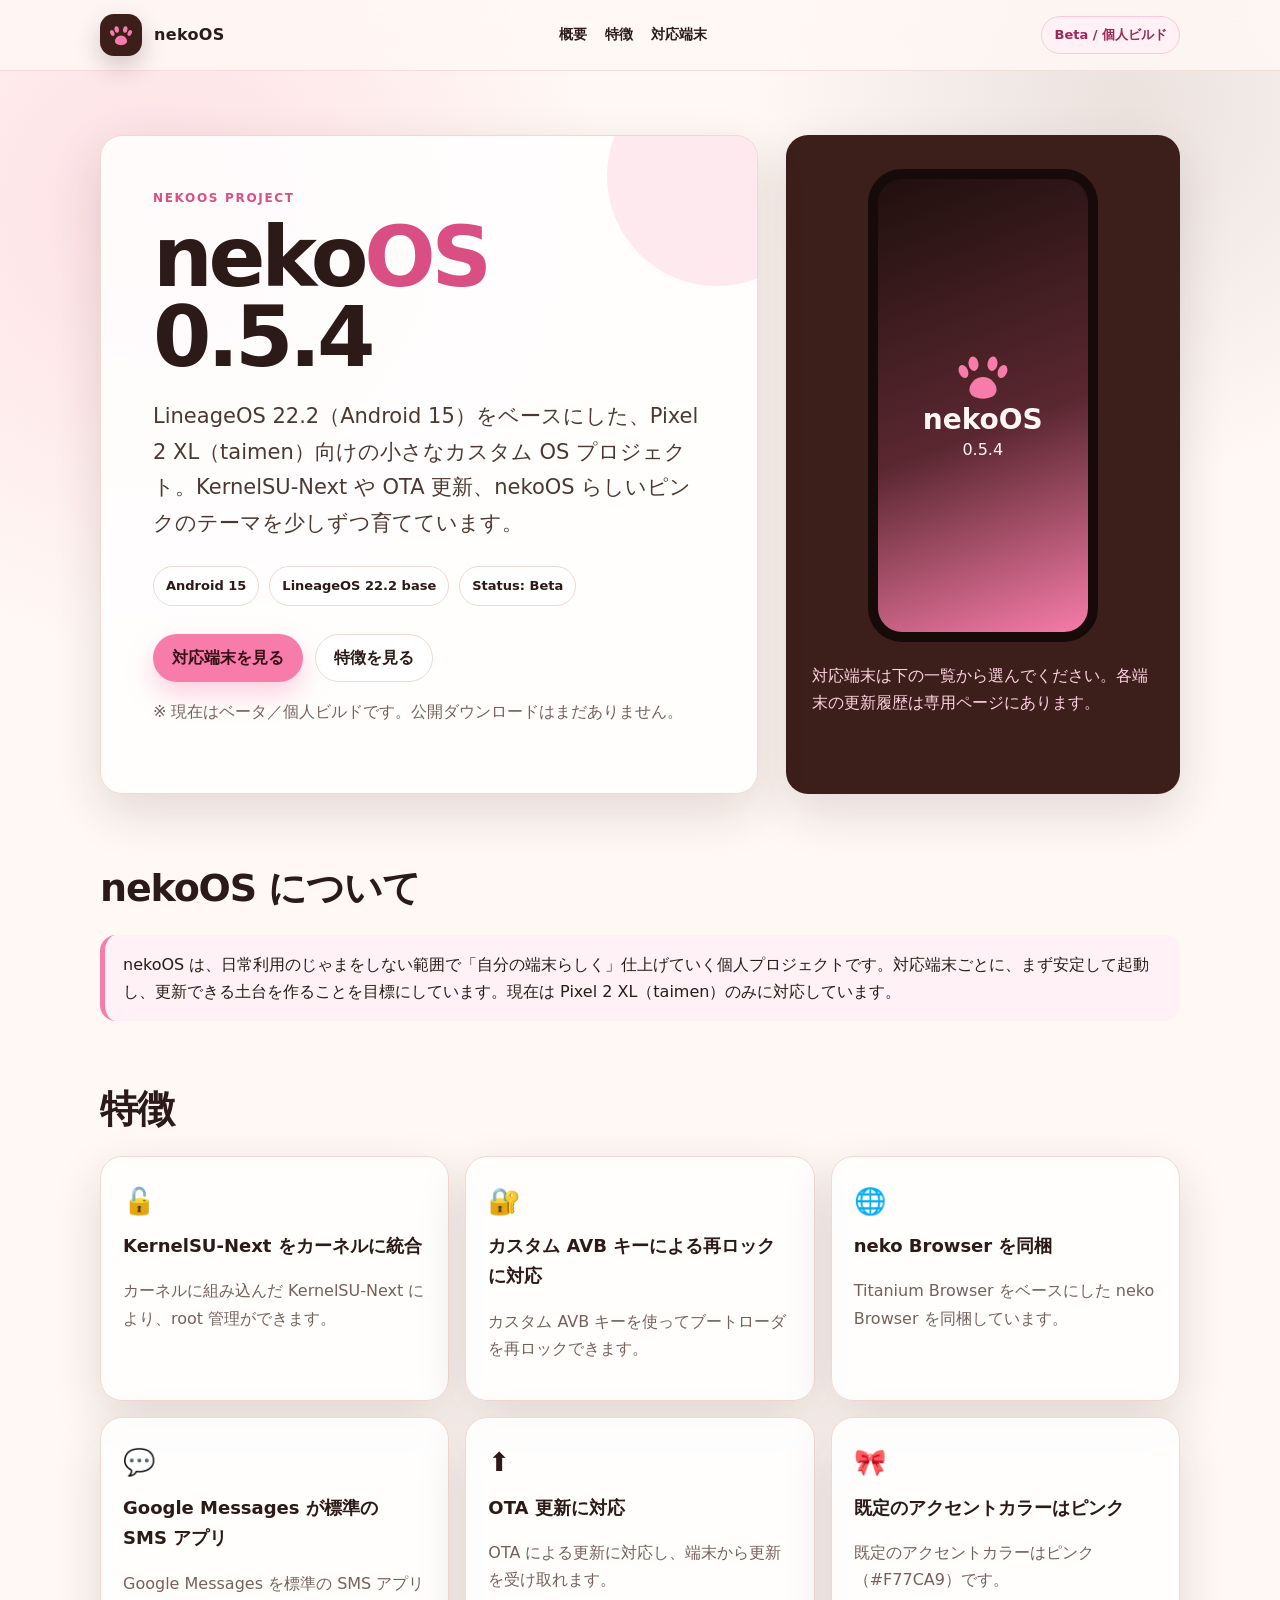
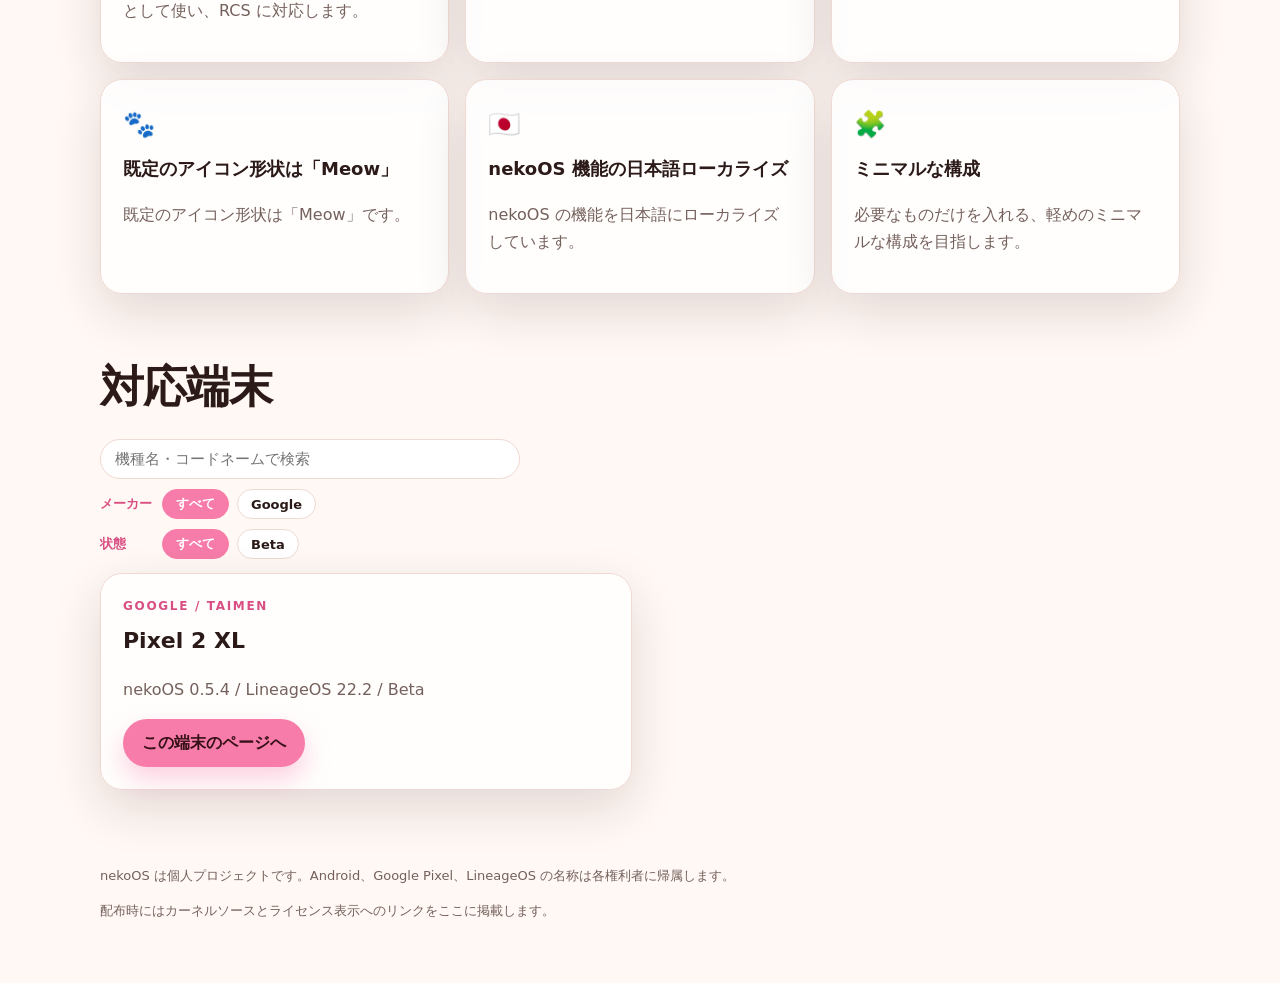
<file: html/index.html>
<!doctype html>
<html lang="ja">
<head>
  <meta charset="utf-8">
  <meta name="viewport" content="width=device-width, initial-scale=1">
  <title>nekoOS 0.5.4 — Pixel 2 XL 対応</title>
  <meta name="description" content="nekoOS 0.5.4 の紹介ページです。対応端末は Pixel 2 XL（taimen）のみです。">
  <link rel="icon" type="image/svg+xml" href="favicon.svg?v=20261126-1">
  <link rel="stylesheet" href="css/style.css?v=20261126-1">
</head>
<body>
  <header>
    <div class="wrap nav">
      <div class="brand"><span class="mark"><svg viewBox="0 0 64 64" aria-hidden="true"><g fill="currentColor"><ellipse cx="10.5" cy="27" rx="5" ry="7.5" transform="rotate(-24 10.5 27)"/><ellipse cx="21.5" cy="18.5" rx="5.5" ry="8" transform="rotate(-8 21.5 18.5)"/><ellipse cx="42.5" cy="18.5" rx="5.5" ry="8" transform="rotate(8 42.5 18.5)"/><ellipse cx="53.5" cy="27" rx="5" ry="7.5" transform="rotate(24 53.5 27)"/><path d="M32 33c8 0 15 7 15 14 0 7-7 10-15 10s-15-3-15-10c0-7 7-14 15-14z"/></g></svg></span><span>nekoOS</span></div>
      <nav class="nav-links" aria-label="ページ内リンク">
        <a href="#about">概要</a>
        <a href="#features">特徴</a>
        <a href="#devices">対応端末</a>
      </nav>
      <span class="sample-pill">Beta / 個人ビルド</span>
    </div>
  </header>

  <main class="wrap">
    <!-- ヒーロー: サイト全体の導入。文面は site.json の hero が正 -->
    <div class="hero">
      <div class="hero-grid">
        <article class="hero-card">
          <div class="eyebrow" id="s-eyebrow">nekoOS Project</div>
          <h1>neko<span class="os">OS</span> <span id="s-version">0.5.4</span></h1>
          <p class="lead" id="s-lead">LineageOS 22.2（Android 15）をベースにした、Pixel 2 XL（taimen）向けの小さなカスタム OS プロジェクト。KernelSU-Next や OTA 更新、nekoOS らしいピンクのテーマを少しずつ育てています。</p>
          <div class="badges" id="s-badges">
            <span class="badge">Android 15</span>
            <span class="badge">LineageOS 22.2 base</span>
            <span class="badge">Status: Beta</span>
          </div>
          <div class="actions">
            <a class="btn btn-primary" href="#devices">対応端末を見る</a>
            <a class="btn btn-ghost" href="#features">特徴を見る</a>
          </div>
          <p class="muted" id="s-note">※ 現在はベータ／個人ビルドです。公開ダウンロードはまだありません。</p>
        </article>

        <aside class="device-card" aria-label="nekoOS イメージ">
          <div class="phone">
            <div>
              <div class="paw"><svg viewBox="0 0 64 64" aria-hidden="true"><g fill="currentColor"><ellipse cx="10.5" cy="27" rx="5" ry="7.5" transform="rotate(-24 10.5 27)"/><ellipse cx="21.5" cy="18.5" rx="5.5" ry="8" transform="rotate(-8 21.5 18.5)"/><ellipse cx="42.5" cy="18.5" rx="5.5" ry="8" transform="rotate(8 42.5 18.5)"/><ellipse cx="53.5" cy="27" rx="5" ry="7.5" transform="rotate(24 53.5 27)"/><path d="M32 33c8 0 15 7 15 14 0 7-7 10-15 10s-15-3-15-10c0-7 7-14 15-14z"/></g></svg></div>
              <strong>nekoOS</strong>
              <span id="s-phone-version">0.5.4</span>
            </div>
          </div>
          <p class="muted" style="color:#ffd2e1; margin:0;">対応端末は下の一覧から選んでください。各端末の更新履歴は専用ページにあります。</p>
        </aside>
      </div>
    </div>

    <!-- について: OS 全体。文面は site.json の about が正 -->
    <section id="about">
      <h2 id="s-about-title">nekoOS について</h2>
      <div class="note" id="s-about">nekoOS は、日常利用のじゃまをしない範囲で「自分の端末らしく」仕上げていく個人プロジェクトです。対応端末ごとに、まず安定して起動し、更新できる土台を作ることを目標にしています。現在は Pixel 2 XL（taimen）のみに対応しています。</div>
    </section>

    <!-- 特徴: OS 全体。項目は site.json の features が正 -->
    <section id="features">
      <h2>特徴</h2>
      <div class="grid" id="s-features">
        <article class="card"><div class="icon">🔓</div><h3>KernelSU-Next をカーネルに統合</h3><p>カーネルに組み込んだ KernelSU-Next により、root 管理ができます。</p></article>
        <article class="card"><div class="icon">🔐</div><h3>カスタム AVB キーによる再ロックに対応</h3><p>カスタム AVB キーを使ってブートローダを再ロックできます。</p></article>
        <article class="card"><div class="icon">🌐</div><h3>neko Browser を同梱</h3><p>Titanium Browser をベースにした neko Browser を同梱しています。</p></article>
        <article class="card"><div class="icon">💬</div><h3>Google Messages が標準の SMS アプリ</h3><p>Google Messages を標準の SMS アプリとして使い、RCS に対応します。</p></article>
        <article class="card"><div class="icon">⬆️</div><h3>OTA 更新に対応</h3><p>OTA による更新に対応し、端末から更新を受け取れます。</p></article>
        <article class="card"><div class="icon">🎀</div><h3>既定のアクセントカラーはピンク</h3><p>既定のアクセントカラーはピンク（#F77CA9）です。</p></article>
        <article class="card"><div class="icon">🐾</div><h3>既定のアイコン形状は「Meow」</h3><p>既定のアイコン形状は「Meow」です。</p></article>
        <article class="card"><div class="icon">🇯🇵</div><h3>nekoOS 機能の日本語ローカライズ</h3><p>nekoOS の機能を日本語にローカライズしています。</p></article>
        <article class="card"><div class="icon">🧩</div><h3>ミニマルな構成</h3><p>必要なものだけを入れる、軽めのミニマルな構成を目指します。</p></article>
      </div>
    </section>

    <!-- 対応端末: 絞り込み付きカード一覧のみ。各カードから専用ページへ -->
    <section id="devices">
      <h2 class="devices-title">対応端末</h2>
      <div class="device-filters">
        <input class="device-search" id="device-search" type="search" placeholder="機種名・コードネームで検索" aria-label="端末を検索">
        <div class="filter-row"><span class="filter-label">メーカー</span><div class="filter-chips" id="maker-chips"></div></div>
        <div class="filter-row"><span class="filter-label">状態</span><div class="filter-chips" id="status-chips"></div></div>
      </div>
      <p class="device-empty" id="device-empty" hidden>条件に一致する端末がありません</p>
      <div class="device-list" id="device-list">
        <!-- 静的フォールバック: JS / device.json が読めないときもリンクだけは辿れる -->
        <article class="card device-list-card">
          <div class="eyebrow">Google / taimen</div>
          <h3>Pixel 2 XL</h3>
          <p>nekoOS 0.5.4 / LineageOS 22.2</p>
          <div class="actions"><a class="btn btn-primary" href="device.html?d=taimen">この端末のページへ</a></div>
        </article>
      </div>
    </section>
  </main>

  <footer>
    <div class="wrap">
      <p>nekoOS は個人プロジェクトです。Android、Google Pixel、LineageOS の名称は各権利者に帰属します。</p>
      <p>配布時にはカーネルソースとライセンス表示へのリンクをここに掲載します。</p>
    </div>
  </footer>
  <script src="js/script.js?v=20261126-1"></script>
</body>
</html>
</file>
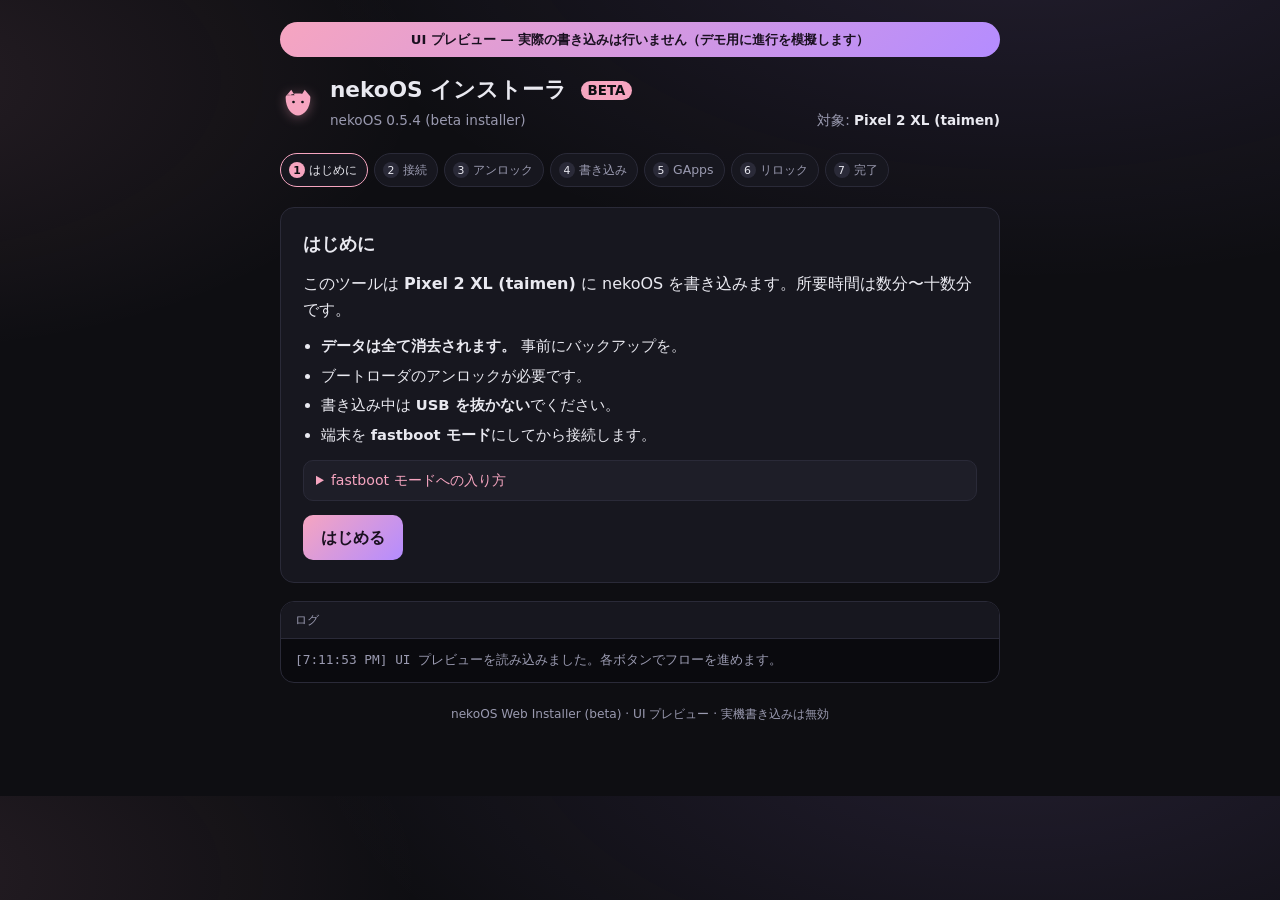
<file: html/update/index.html>
<!DOCTYPE html>
<html lang="ja">
<head>
<meta charset="UTF-8" />
<meta name="viewport" content="width=device-width, initial-scale=1.0" />
<title>nekoOS インストーラ（UI プレビュー）</title>
<style>
:root{--bg:#0e0e12;--panel:#17171f;--panel-2:#1e1e28;--line:#2a2a38;--text:#e9e9f0;--muted:#9a9ab0;--accent:#f6a5c0;--accent-2:#b48cff;--ok:#7ad19b;--warn:#f5c871;--err:#ff8a8a;--danger:#ff6b8a;--radius:14px}
*{box-sizing:border-box}
body{margin:0;background:radial-gradient(1200px 600px at 80% -10%,rgba(180,140,255,.12),transparent 60%),radial-gradient(1000px 500px at -10% 10%,rgba(246,165,192,.10),transparent 55%),var(--bg);color:var(--text);font-family:system-ui,-apple-system,"Segoe UI",Roboto,"Noto Sans JP",sans-serif;line-height:1.6;-webkit-font-smoothing:antialiased}
.shell{max-width:760px;margin:0 auto;padding:22px 20px 60px}
.hidden{display:none!important}.mono{font-family:ui-monospace,Menlo,Consolas,monospace;font-size:.86em}.muted{color:var(--muted)}
.previewbar{background:linear-gradient(135deg,var(--accent),var(--accent-2));color:#1a1020;text-align:center;font-weight:700;font-size:.82rem;padding:7px;border-radius:999px;margin-bottom:16px}
.top{display:flex;justify-content:space-between;align-items:flex-end;gap:16px;margin-bottom:22px}
.brand{display:flex;align-items:center;gap:14px}.cat{color:var(--accent);display:inline-flex;filter:drop-shadow(0 2px 6px rgba(246,165,192,.35))}
.top h1{font-size:1.35rem;margin:0}.beta{font-size:.62em;color:var(--bg);background:var(--accent);padding:2px 7px;border-radius:999px;vertical-align:middle;margin-left:6px;font-weight:700}
.sub{margin:2px 0 0;color:var(--muted);font-size:.85rem}.target{color:var(--muted);font-size:.85rem;margin:0}.target b{color:var(--text)}
.rail{list-style:none;display:flex;flex-wrap:wrap;gap:6px;padding:0;margin:0 0 20px;counter-reset:step}
.rail-item{counter-increment:step;color:var(--muted);font-size:.78rem;padding:6px 10px 6px 28px;position:relative;border-radius:999px;background:var(--panel);border:1px solid var(--line)}
.rail-item::before{content:counter(step);position:absolute;left:8px;top:50%;transform:translateY(-50%);width:16px;height:16px;border-radius:50%;background:var(--line);color:var(--text);font-size:.68rem;display:grid;place-items:center}
.rail-item.active{color:var(--text);border-color:var(--accent)}.rail-item.active::before{background:var(--accent);color:var(--bg);font-weight:700}
.rail-item.passed{color:var(--ok)}.rail-item.passed::before{background:var(--ok);color:var(--bg);content:"✓"}
.rail-item.skipped{color:var(--muted);border-style:dashed}.rail-item.skipped::before{content:"–";background:var(--line);color:var(--muted)}
.card{background:var(--panel);border:1px solid var(--line);border-radius:var(--radius);padding:22px;margin-bottom:18px}
.card h2{margin:0 0 12px;font-size:1.12rem}.card h3{margin:0 0 8px;font-size:.98rem}.card p{margin:0 0 12px}
.warnlist{margin:0 0 14px;padding-left:18px}.warnlist li{margin:6px 0;font-size:.92rem}.warn-text{color:var(--warn)}.ok-text{color:var(--ok)}
.note{background:var(--panel-2);border:1px solid var(--line);border-radius:10px;padding:8px 12px;font-size:.88rem;margin-bottom:12px}.note summary{cursor:pointer;color:var(--accent)}.note code{background:#000;padding:1px 6px;border-radius:6px}
.actions{display:flex;gap:10px;flex-wrap:wrap;margin-top:14px}
button{font:inherit;border-radius:10px;padding:10px 18px;border:1px solid var(--line);background:var(--panel-2);color:var(--text);cursor:pointer;transition:.15s}
button:hover{border-color:var(--accent)}button:disabled{opacity:.45;cursor:not-allowed}
button.primary{background:linear-gradient(135deg,var(--accent),var(--accent-2));color:#1a1020;border:none;font-weight:700}button.primary:hover{filter:brightness(1.06)}button.ghost{background:transparent}button.danger{background:var(--danger);color:#230;border:none;font-weight:700}
.filepick{margin:10px 0}#file-input{color:var(--muted);font-size:.9rem}#files-summary{font-size:.86rem;margin-bottom:8px}
.progress-wrap{margin:14px 0 4px}.progress-row{display:flex;justify-content:space-between;font-size:.82rem;margin-bottom:6px}
.progress{height:10px;background:var(--panel-2);border-radius:999px;overflow:hidden;border:1px solid var(--line)}.progress-bar{height:100%;width:0;background:linear-gradient(90deg,var(--accent),var(--accent-2));transition:width .2s}
.choice{display:grid;gap:10px;margin:6px 0 12px}
.opt{display:flex;gap:12px;align-items:flex-start;padding:12px 14px;border:1px solid var(--line);border-radius:12px;background:var(--panel-2);cursor:pointer}
.opt:hover{border-color:var(--accent)}.opt input{margin-top:4px;flex:none}.opt p{margin:4px 0 0;font-size:.86rem}.opt.disabled{opacity:.5;cursor:not-allowed}
.advtoggle{display:inline-flex;gap:8px;align-items:center;font-size:.86rem;color:var(--muted);margin-bottom:10px;cursor:pointer}
.note-inline{font-size:.86rem;margin-bottom:8px}
.postbox{background:var(--panel-2);border:1px solid var(--line);border-radius:12px;padding:14px 16px;margin:6px 0 4px}
.logpanel{background:#0a0a0e;border:1px solid var(--line);border-radius:var(--radius);overflow:hidden}
.logpanel-head{font-size:.78rem;color:var(--muted);padding:8px 14px;border-bottom:1px solid var(--line);background:var(--panel)}
.log{max-height:200px;overflow:auto;padding:10px 14px;font-family:ui-monospace,Menlo,Consolas,monospace;font-size:.8rem}
.log-line{white-space:pre-wrap;word-break:break-word;color:var(--muted);padding:1px 0}.log-line.ok{color:var(--ok)}.log-line.warn{color:var(--warn)}.log-line.error{color:var(--err)}
.device-info{margin-top:6px}.foot{text-align:center;color:var(--muted);font-size:.76rem;margin-top:22px}
@media(max-width:560px){.top{flex-direction:column;align-items:flex-start;gap:6px}.rail-item{font-size:.72rem}}
</style>
</head>
<body>
<main class="shell">
  <div class="previewbar">UI プレビュー — 実際の書き込みは行いません（デモ用に進行を模擬します）</div>

  <header class="top">
    <div class="brand">
      <span class="cat" aria-hidden="true"><svg viewBox="0 0 64 64" width="36" height="36"><path d="M12 20 L20 10 L26 20 M52 20 L44 10 L38 20 M10 24 C10 44 22 56 32 56 C42 56 54 44 54 24 C54 20 50 18 46 20 C42 16 22 16 18 20 C14 18 10 20 10 24 Z" fill="currentColor"/><circle cx="24" cy="32" r="2.4" fill="#0e0e12"/><circle cx="40" cy="32" r="2.4" fill="#0e0e12"/></svg></span>
      <div><h1>nekoOS インストーラ <span class="beta">BETA</span></h1><p class="sub">nekoOS 0.5.4 (beta installer)</p></div>
    </div>
    <p class="target">対象: <b>Pixel 2 XL (taimen)</b></p>
  </header>

  <ol class="rail">
    <li class="rail-item">はじめに</li><li class="rail-item">接続</li><li class="rail-item">アンロック</li>
    <li class="rail-item">書き込み</li><li class="rail-item">GApps</li><li class="rail-item">リロック</li><li class="rail-item">完了</li>
  </ol>

  <section id="step-intro" class="card">
    <h2>はじめに</h2>
    <p>このツールは <b>Pixel 2 XL (taimen)</b> に nekoOS を書き込みます。所要時間は数分〜十数分です。</p>
    <ul class="warnlist"><li><b>データは全て消去されます。</b> 事前にバックアップを。</li><li>ブートローダのアンロックが必要です。</li><li>書き込み中は <b>USB を抜かない</b>でください。</li><li>端末を <b>fastboot モード</b>にしてから接続します。</li></ul>
    <details class="note"><summary>fastboot モードへの入り方</summary><p>電源を切り、<b>電源 + 音量下</b>を同時長押し。または <code>adb reboot bootloader</code>。</p></details>
    <div class="actions"><button id="btn-start" class="primary">はじめる</button></div>
  </section>

  <section id="step-connect" class="card hidden">
    <h2>接続</h2>
    <p>端末を fastboot モードにして USB 接続し、下のボタンで端末を選択してください。</p>
    <div id="device-info" class="mono muted device-info"></div>
    <div class="actions"><button id="btn-connect" class="primary">端末に接続</button></div>
  </section>

  <section id="step-unlock" class="card hidden">
    <h2>ブートローダのアンロック</h2>
    <p class="warn-text">この端末はロックされています。アンロックすると <b>データが全消去</b>されます。</p>
    <ul class="warnlist"><li>先に開発者向けオプションで <b>「OEM ロック解除」を ON</b>。</li><li>端末画面は既定 <b>「Do not unlock」</b>。<b>音量キー</b>で移動し <b>電源キー</b>で確定。</li></ul>
    <div class="actions"><button id="btn-unlock" class="primary">アンロックを実行</button><button id="btn-unlock-skip" class="ghost">既にアンロック済み（スキップ）</button></div>
  </section>

  <section id="step-flash" class="card hidden">
    <h2>イメージの書き込み</h2>
    <p>nekoOS のイメージ（<span class="mono">boot / dtbo / vendor / vbmeta / system</span>）を選択してください。</p>
    <div class="filepick"><input id="file-input" type="file" multiple accept=".img" disabled /></div>
    <div id="files-summary" class="muted">プレビューでは選択不要です。「書き込みを開始」で進行を模擬します。</div>
    <div class="progress-wrap"><div class="progress-row"><span id="flash-step" class="mono"></span><span id="progress-label" class="muted"></span></div><div class="progress"><div id="progress-bar" class="progress-bar"></div></div></div>
    <div class="actions"><button id="btn-flash" class="primary">書き込みを開始</button></div>
  </section>

  <section id="step-gapps" class="card hidden">
    <h2>Google サービスの入れ方</h2>
    <p>nekoOS は GApps を同梱していません。入れ方を選んでください。<b>この選択でリロックの可否が変わります。</b></p>
    <div class="choice">
      <label class="opt"><input type="radio" name="gapps" value="A" checked />
        <div><b>A. 後で root（KernelSU-Next）で入れる（推奨）</b><p class="muted">起動後に KernelSU-Next マネージャから systemless の GApps モジュールを導入。/system を触らないので <b class="ok-text">リロック可能</b>。GApps は2回目の起動から有効。</p></div></label>
      <label class="opt disabled" id="opt-b"><input type="radio" name="gapps" value="B" disabled />
        <div><b>B. 自分で sideload する（上級）</b><p class="muted">recovery で GApps を自分で sideload。<b class="warn-text">この経路ではリロックできません（アンロックのまま）。</b></p></div></label>
    </div>
    <label class="advtoggle"><input type="checkbox" id="adv-enable" /> 上級者向けオプション（B）を有効にする</label>
    <div id="relock-note" class="note-inline"></div>
    <div class="actions"><button id="btn-gapps-next" class="primary">次へ</button></div>
  </section>

  <section id="step-relock" class="card hidden">
    <h2>ブートローダのリロック（任意）</h2>
    <p>盗難耐性のためブートローダをリロックできます（nekoOS のカスタム AVB 鍵を登録）。</p>
    <ul class="warnlist"><li><b>リロック後、初回起動で真っ先に「OEM ロック解除」を ON に戻す。</b></li><li>ロック中は「OEM ロック解除」を OFF にしない。</li></ul>
    <div class="actions"><button id="btn-relock-yes" class="danger">リロックする</button><button id="btn-relock-skip" class="ghost">リロックしない（アンロックのまま）</button></div>
  </section>

  <section id="step-done" class="card hidden">
    <h2>完了</h2>
    <p class="ok-text">書き込みが完了しました。端末を再起動して初期設定を行ってください。</p>
    <div id="gapps-guide-a" class="postbox">
      <h3>次に：GApps（root 経路）</h3>
      <p>初回起動後、<b>KernelSU-Next マネージャから systemless の GApps モジュール</b>を導入すると Play が使えます。</p>
    </div>
    <div id="gapps-guide-b" class="postbox hidden">
      <h3>次に：GApps（sideload 経路）</h3>
      <p class="warn-text">この経路ではリロックしていません（アンロックのまま）。</p>
      <p>端末を recovery に入れ、<b>用意した GApps を自分で sideload</b> してください。user ビルドの recovery は署名検証が厳格なため、適合パッケージ／改修が必要です。</p>
    </div>
    <div class="actions"><button id="btn-reboot" class="primary">端末を再起動</button><button id="btn-restart" class="ghost">最初から見る</button></div>
  </section>

  <section class="logpanel"><div class="logpanel-head">ログ</div><div id="log" class="log"></div></section>
  <footer class="foot"><p>nekoOS Web Installer (beta) · UI プレビュー · 実機書き込みは無効</p></footer>
</main>

<script>
const $=(id)=>document.getElementById(id);
const show=(id)=>$(id)?.classList.remove("hidden");
const hide=(id)=>$(id)?.classList.add("hidden");
const setText=(id,t)=>{const e=$(id);if(e)e.textContent=t};
const sleep=(ms)=>new Promise(r=>setTimeout(r,ms));
const skipped=new Set();
let gappsChoice="A";
function log(m,k=""){const el=$("log");const l=document.createElement("div");l.className="log-line "+k;l.textContent=`[${new Date().toLocaleTimeString()}] ${m}`;el.appendChild(l);el.scrollTop=el.scrollHeight;}
function setProgress(f,label){const b=$("progress-bar");if(b)b.style.width=`${Math.round((f||0)*100)}%`;if(label!==undefined)setText("progress-label",label);}
const STEPS=["intro","connect","unlock","flash","gapps","relock","done"];
function goStep(name){for(const s of STEPS)hide(`step-${s}`);show(`step-${name}`);const idx=STEPS.indexOf(name);
  document.querySelectorAll(".rail-item").forEach((el,i)=>{el.classList.toggle("active",i===idx);el.classList.toggle("passed",i<idx&&!skipped.has(i));el.classList.toggle("skipped",skipped.has(i));});}

function updateRelockNote(){const b=document.querySelector('input[name="gapps"]:checked')?.value||"A";const n=$("relock-note");
  if(b==="A"){n.textContent="A: /system を触らないため、この後リロックできます。";n.className="note-inline ok-text";}
  else{n.textContent="⚠ B を選ぶとリロックはできません（アンロックのままになります）。";n.className="note-inline warn-text";}}
function onAdv(on){const bR=document.querySelector('input[name="gapps"][value="B"]');$("opt-b").classList.toggle("disabled",!on);if(bR)bR.disabled=!on;if(!on){document.querySelector('input[name="gapps"][value="A"]').checked=true;updateRelockNote();}}
function showDone(branch){if(branch==="B"){hide("gapps-guide-a");show("gapps-guide-b");}else{show("gapps-guide-a");hide("gapps-guide-b");}goStep("done");}

$("btn-start").onclick=()=>goStep("connect");
$("btn-connect").onclick=async()=>{log("デバイス選択を要求中…（プレビュー）");await sleep(450);log("USB 接続成立。","ok");setText("device-info","product: taimen  /  unlocked: no  /  slot: a");await sleep(350);log("Pixel 2 XL (taimen) を確認。ロック中 → アンロックへ。");goStep("unlock");};
$("btn-unlock").onclick=async()=>{log("flashing unlock を送信（端末画面で確認）。","warn");await sleep(600);log("アンロック送信（プレビュー）。","ok");goStep("flash");};
$("btn-unlock-skip").onclick=()=>goStep("flash");
const PARTS=[["boot","41.9 MB"],["dtbo","8.4 MB"],["vendor","524 MB"],["vbmeta","4.0 KB"],["system","2.50 GB"]];
$("btn-flash").onclick=async()=>{$("btn-flash").disabled=true;log("書き込みを開始します。USB を抜かないでください。","warn");
  for(let i=0;i<PARTS.length;i++){const[p,sz]=PARTS[i];setText("flash-step",`(${i+1}/${PARTS.length}) ${p}`);log(`flash ${p} (${sz}) …`);for(let f=0;f<=10;f++){setProgress(f/10,`${p} を書き込み中… ${f*10}%`);await sleep(55);}log(`flash ${p} 完了`,"ok");}
  setProgress(1,"完了");log("全パーティションの書き込みが完了しました。","ok");goStep("gapps");};
document.querySelectorAll('input[name="gapps"]').forEach(r=>r.addEventListener("change",updateRelockNote));
$("adv-enable").addEventListener("change",e=>onAdv(e.target.checked));
$("btn-gapps-next").onclick=()=>{gappsChoice=document.querySelector('input[name="gapps"]:checked')?.value||"A";
  if(gappsChoice==="B"){log("GApps 方式: B（sideload）。この経路ではリロックしません。","warn");skipped.add(STEPS.indexOf("relock"));showDone("B");}
  else{log("GApps 方式: A（root / KernelSU-Next モジュール）。");skipped.delete(STEPS.indexOf("relock"));goStep("relock");}};
$("btn-relock-yes").onclick=async()=>{log("カスタム AVB 鍵を登録しています…","warn");await sleep(350);log("get_unlock_ability: 1（端末画面で目視確認）","warn");await sleep(350);log("flashing lock …","warn");await sleep(450);log("リロック送信（プレビュー）。","ok");showDone("A");};
$("btn-relock-skip").onclick=()=>showDone("A");
$("btn-reboot").onclick=()=>log("再起動します…（プレビュー）");
$("btn-restart").onclick=()=>{$("log").innerHTML="";setProgress(0,"");$("btn-flash").disabled=false;skipped.clear();$("adv-enable").checked=false;onAdv(false);goStep("intro");};

onAdv(false);updateRelockNote();goStep("intro");log("UI プレビューを読み込みました。各ボタンでフローを進めます。");
</script>
</body>
</html>
</file>
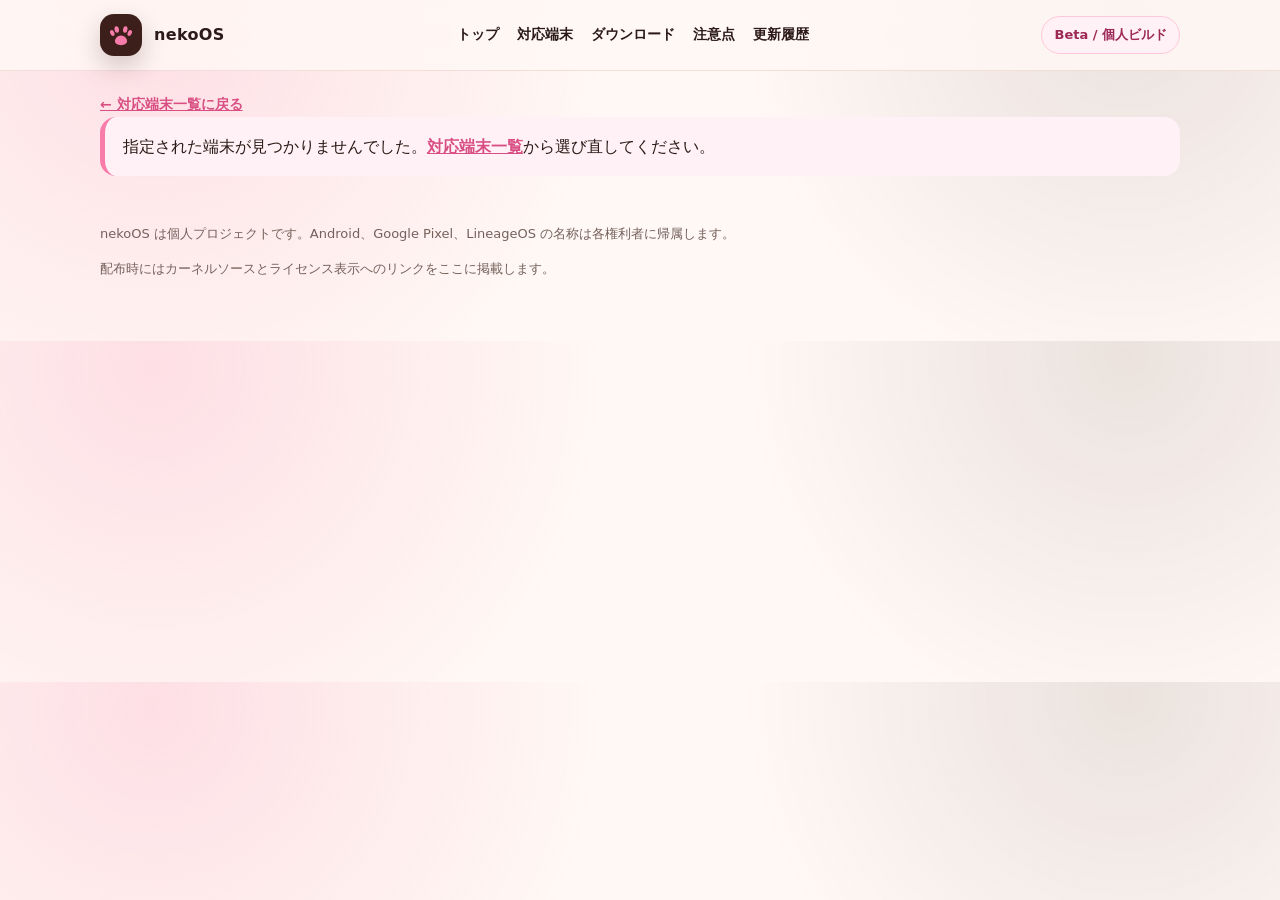
<file: html/device.html>
<!doctype html>
<html lang="ja">
<head>
  <meta charset="utf-8">
  <meta name="viewport" content="width=device-width, initial-scale=1">
  <title>nekoOS — 端末ページ</title>
  <meta name="description" content="nekoOS の端末専用ページです。">
  <link rel="icon" type="image/svg+xml" href="favicon.svg?v=20261126-1">
  <link rel="stylesheet" href="css/style.css?v=20261126-1">
</head>
<body>
  <header>
    <div class="wrap nav">
      <div class="brand"><span class="mark"><svg viewBox="0 0 64 64" aria-hidden="true"><g fill="currentColor"><ellipse cx="10.5" cy="27" rx="5" ry="7.5" transform="rotate(-24 10.5 27)"/><ellipse cx="21.5" cy="18.5" rx="5.5" ry="8" transform="rotate(-8 21.5 18.5)"/><ellipse cx="42.5" cy="18.5" rx="5.5" ry="8" transform="rotate(8 42.5 18.5)"/><ellipse cx="53.5" cy="27" rx="5" ry="7.5" transform="rotate(24 53.5 27)"/><path d="M32 33c8 0 15 7 15 14 0 7-7 10-15 10s-15-3-15-10c0-7 7-14 15-14z"/></g></svg></span><span>nekoOS</span></div>
      <nav class="nav-links" aria-label="ページ内リンク">
        <a href="index.html">トップ</a>
        <a href="index.html#devices">対応端末</a>
        <a href="#download">ダウンロード</a>
        <a href="#notes">注意点</a>
        <a href="#changelog">更新履歴</a>
      </nav>
      <span class="sample-pill">Beta / 個人ビルド</span>
    </div>
  </header>

  <main class="wrap">
    <p class="back-link"><a href="index.html#devices">← 対応端末一覧に戻る</a></p>

    <!-- 端末が見つからない / 指定なしのときだけ出す -->
    <div class="note" id="d-notfound" hidden>
      指定された端末が見つかりませんでした。<a href="index.html#devices">対応端末一覧</a>から選び直してください。
    </div>

    <div id="d-main">
      <div class="hero" style="padding-top:24px;">
        <div class="hero-grid">
          <article class="hero-card">
            <div class="eyebrow" id="d-eyebrow">Pixel 2 XL / taimen</div>
            <h1>neko<span class="os">OS</span> <span id="d-version">0.5.4</span></h1>
            <p class="lead" id="d-lead">LineageOS 22.2（Android 15）をベースにした、Pixel 2 XL 向けの小さなカスタム OS プロジェクト。KernelSU-Next や OTA 更新、nekoOS らしいピンクのテーマを少しずつ育てています。</p>
            <div class="badges" id="d-badges">
              <span class="badge">Android 15</span>
              <span class="badge">LineageOS 22.2 base</span>
              <span class="badge">Device: taimen</span>
              <span class="badge">Status: Beta</span>
            </div>
            <div class="actions">
              <a class="btn btn-primary" href="#download">ビルド情報を見る</a>
              <a class="btn btn-ghost" href="#notes">導入前の注意</a>
              <a class="btn btn-ghost" href="#" id="d-installer" hidden>Webインストーラ（UIプレビュー）</a>
            </div>
            <p class="muted">※ 現在はベータ／個人ビルドです。公開ダウンロードはまだありません。</p>
          </article>

          <aside class="device-card" aria-label="端末イメージ">
            <div class="phone">
              <div>
                <div class="paw"><svg viewBox="0 0 64 64" aria-hidden="true"><g fill="currentColor"><ellipse cx="10.5" cy="27" rx="5" ry="7.5" transform="rotate(-24 10.5 27)"/><ellipse cx="21.5" cy="18.5" rx="5.5" ry="8" transform="rotate(-8 21.5 18.5)"/><ellipse cx="42.5" cy="18.5" rx="5.5" ry="8" transform="rotate(8 42.5 18.5)"/><ellipse cx="53.5" cy="27" rx="5" ry="7.5" transform="rotate(24 53.5 27)"/><path d="M32 33c8 0 15 7 15 14 0 7-7 10-15 10s-15-3-15-10c0-7 7-14 15-14z"/></g></svg></div>
                <strong>nekoOS</strong>
                <span id="d-phone-version">0.5.4</span>
              </div>
            </div>
            <div class="spec">
              <div><span>対象機種</span><strong id="d-spec-name">Pixel 2 XL</strong></div>
              <div><span>コードネーム</span><strong id="d-spec-code">taimen</strong></div>
              <div><span>ベース</span><strong id="d-spec-base">LineageOS 22.2</strong></div>
              <div><span>テーマ</span><strong id="d-spec-theme">Pink #F77CA9 / Paw</strong></div>
            </div>
          </aside>
        </div>
      </div>

      <section id="about">
        <h2>この端末について</h2>
        <div class="note" id="d-about">nekoOS は、日常利用のじゃまをしない範囲で「自分の端末らしく」仕上げていく個人プロジェクトです。Pixel 2 XL 版は、まず安定して起動し、更新できる土台を作ることを目標にしています。現在はベータ／個人ビルドで、公開ダウンロードはまだありません。</div>
      </section>

      <section id="download">
        <h2>ダウンロード</h2>
        <div class="download">
          <div>
            <div class="eyebrow" style="color:#ffd2e1">Latest build</div>
            <h3 style="margin:6px 0 8px; font-size:24px;" id="dl-file">公開ダウンロードはまだありません</h3>
            <p style="margin:0 0 12px; color:#ffe7ef;" id="dl-meta">ベータ／個人ビルドです。公開ダウンロードの準備ができたら、ここに案内を掲載します。</p>
            <div class="hash">SHA-256: <code id="dl-hash">—</code></div>
          </div>
          <a class="btn btn-primary" href="#" aria-disabled="true" id="dl-btn">ダウンロードはまだありません</a>
        </div>
        <p class="muted">公開ダウンロードの準備ができたら、ここに正式なダウンロードリンクと SHA-256 を掲載します。</p>
      </section>

      <!-- 導入前の注意: OS 全体共通。項目は site.json の notes が正 -->
      <section id="notes">
        <h2>導入前の注意</h2>
        <div class="grid" id="d-notes">
          <article class="card"><h3>ベータ版です</h3><p>一部機能は検証中です。日常利用の端末に入れる場合は、想定外の不具合がある前提でお願いします。</p></article>
          <article class="card"><h3>バックアップ必須</h3><p>ブートローダー解錠や初期導入ではデータが消える可能性があります。大事なデータは必ず事前に保存してください。</p></article>
          <article class="card"><h3>自己責任でお願いします</h3><p>導入によって生じたトラブルについて、作者は責任を負いません。復旧手順を確認してから作業してください。</p></article>
        </div>
      </section>

      <section id="changelog">
        <h2>更新履歴</h2>
        <div class="timeline" id="d-changelog">
          <article class="card entry"><div class="date">2026-11-27</div><div><h3>nekoOS 0.5.4 リリース</h3><p>LineageOS 22.2 / Android 15 ベースのベータ／個人ビルド。Pixel 2 XL（taimen）のみ対応。公開ダウンロードはまだありません。</p></div></article>
        </div>
      </section>
    </div>
  </main>

  <footer>
    <div class="wrap">
      <p>nekoOS は個人プロジェクトです。Android、Google Pixel、LineageOS の名称は各権利者に帰属します。</p>
      <p>配布時にはカーネルソースとライセンス表示へのリンクをここに掲載します。</p>
    </div>
  </footer>
  <script src="js/device.js?v=20261126-2"></script>
</body>
</html>
</file>
<file: html/css/style.css>
/* スクロールバー非表示 (スクロール自体は可能) */
html { scrollbar-width: none; }
html::-webkit-scrollbar { display: none; }
:root {
  --pink: #f77ca9;
  --pink-dark: #d94f83;
  --plum: #3c1f1b;
  --brown: #24120f;
  --cream: #fff8f4;
  --paper: #ffffff;
  --ink: #2b1a17;
  --muted: #75615c;
  --line: #f0d9d2;
  --ok: #1d7a4f;
  --warn: #9a5a00;
  --radius: 22px;
  --shadow: 0 18px 50px rgba(60, 31, 27, .14);
}
* { box-sizing: border-box; }
body {
  margin: 0;
  font-family: system-ui, -apple-system, BlinkMacSystemFont, "Segoe UI", sans-serif;
  color: var(--ink);
  background:
    radial-gradient(circle at 12% 8%, rgba(247,124,169,.20), transparent 28rem),
    radial-gradient(circle at 88% 4%, rgba(60,31,27,.10), transparent 24rem),
    var(--cream);
  line-height: 1.7;
}
a { color: var(--pink-dark); font-weight: 700; }
.wrap { width: min(1080px, calc(100% - 32px)); margin: 0 auto; }
header {
  position: sticky;
  top: 0;
  z-index: 10;
  backdrop-filter: blur(14px);
  background: rgba(255, 248, 244, .82);
  border-bottom: 1px solid rgba(240, 217, 210, .8);
}
.nav {
  display: flex;
  align-items: center;
  justify-content: space-between;
  gap: 16px;
  padding: 14px 0;
}
.brand { display: flex; align-items: center; gap: 12px; font-weight: 900; letter-spacing: .02em; }
.mark {
  width: 42px; height: 42px; border-radius: 14px;
  display: grid; place-items: center;
  background: var(--plum); color: var(--pink);
  box-shadow: 0 10px 24px rgba(60,31,27,.22);
  font-size: 24px;
}
.nav-links { display: flex; gap: 18px; font-size: 14px; }
.nav-links a { color: var(--ink); text-decoration: none; }
.sample-pill {
  display: inline-flex; align-items: center; gap: 8px;
  padding: 7px 12px; border-radius: 999px;
  background: #fff1f6; border: 1px solid #ffc7da; color: #9d2854;
  font-size: 13px; font-weight: 800;
}
.hero { padding: 64px 0 34px; }
.hero-grid { display: grid; grid-template-columns: 1.25fr .75fr; gap: 28px; align-items: stretch; }
.hero-card, .card {
  background: rgba(255,255,255,.86);
  border: 1px solid var(--line);
  border-radius: var(--radius);
  box-shadow: var(--shadow);
}
.hero-card { padding: clamp(26px, 5vw, 52px); overflow: hidden; position: relative; }
.hero-card::after {
  content: ""; position: absolute; right: -70px; top: -70px; width: 220px; height: 220px;
  border-radius: 50%; background: rgba(247,124,169,.16);
}
.eyebrow { color: var(--pink-dark); font-weight: 900; letter-spacing: .14em; text-transform: uppercase; font-size: 12px; }
h1 { margin: 10px 0 14px; font-size: clamp(42px, 8vw, 84px); line-height: .95; letter-spacing: -.05em; }
h1 .os { color: var(--pink-dark); }
.lead { font-size: clamp(17px, 2.4vw, 21px); color: #4c3833; max-width: 42em; }
.badges { display: flex; flex-wrap: wrap; gap: 10px; margin: 24px 0; }
.badge { padding: 8px 12px; border-radius: 999px; background: #fff; border: 1px solid var(--line); font-size: 13px; font-weight: 800; }
.actions { display: flex; flex-wrap: wrap; gap: 12px; margin-top: 28px; }
.btn {
  display: inline-flex; align-items: center; justify-content: center; gap: 8px;
  min-height: 48px; padding: 0 18px; border-radius: 999px;
  text-decoration: none; font-weight: 900; border: 1px solid transparent;
}
.btn-primary { background: var(--pink); color: #351016; box-shadow: 0 12px 26px rgba(247,124,169,.35); }
.btn-ghost { background: #fff; color: var(--ink); border-color: var(--line); }
.btn[aria-disabled="true"] { opacity: .62; pointer-events: none; }
.device-card { padding: 26px; background: var(--plum); color: #fff7f2; border-radius: var(--radius); box-shadow: var(--shadow); }
.phone {
  margin: 8px auto 20px; width: min(230px, 80%); aspect-ratio: 9 / 18.5;
  border-radius: 34px; border: 10px solid #160b09; background: linear-gradient(160deg, #20100d, #5a2730 55%, #f77ca9);
  display: grid; place-items: center; text-align: center; padding: 20px;
}
.phone .paw { color: var(--pink); }
.phone .paw svg { width: 58px; height: 58px; display: block; margin-inline: auto; }
.mark svg { width: 26px; height: 26px; display: block; }
.phone strong { display: block; font-size: 28px; line-height: 1.1; }
.spec { display: grid; gap: 10px; font-size: 14px; }
.spec div { display: flex; justify-content: space-between; gap: 16px; border-bottom: 1px solid rgba(255,255,255,.16); padding-bottom: 8px; }
.spec span:first-child { color: #ffd2e1; }
section { padding: 28px 0; }
h2 { font-size: clamp(26px, 4vw, 38px); margin: 0 0 14px; letter-spacing: -.03em; }
.grid { display: grid; grid-template-columns: repeat(3, 1fr); gap: 16px; }
.card { padding: 22px; }
.card h3 { margin: 0 0 8px; font-size: 18px; }
.card p, .muted { color: var(--muted); }
.icon { font-size: 26px; margin-bottom: 8px; }
.download {
  display: grid; grid-template-columns: 1fr auto; gap: 20px; align-items: center;
  padding: 26px; border-radius: var(--radius); color: #fff7f2;
  background: linear-gradient(135deg, var(--plum), #6b2637);
  box-shadow: var(--shadow);
}
code { font-family: ui-monospace, SFMono-Regular, Menlo, Consolas, monospace; font-size: .92em; overflow-wrap: anywhere; }
.hash { background: rgba(255,255,255,.10); border: 1px solid rgba(255,255,255,.18); padding: 12px; border-radius: 14px; }
.list { padding-left: 1.2em; }
.note { border-left: 5px solid var(--pink); background: #fff1f6; padding: 16px 18px; border-radius: 16px; }
.timeline { display: grid; gap: 12px; }
.entry { display: grid; grid-template-columns: 120px 1fr; gap: 16px; padding: 18px; }
.date { font-weight: 900; color: var(--pink-dark); }
footer { padding: 34px 0 48px; color: var(--muted); font-size: 13px; }
@media (max-width: 820px) {
  .hero-grid, .grid, .download { grid-template-columns: 1fr; }
  .nav-links { display: none; }
  .entry { grid-template-columns: 1fr; }
  .hero { padding-top: 38px; }
}

.device-tabs { display: flex; flex-wrap: wrap; gap: 10px; margin: 0 0 18px; }
.device-tab { cursor: pointer; border: 1px solid var(--line); background: #fff; color: var(--ink);
  border-radius: 999px; padding: 8px 16px; font-weight: 800; font-size: 14px; font-family: inherit; }
.device-tab.on { background: var(--plum); color: #fff; border-color: var(--plum); }

.devices-title { font-size: clamp(30px, 5vw, 44px); font-weight: 900; letter-spacing: -.02em; margin: 0 0 14px; }
.device-filters { display: grid; gap: 10px; margin: 0 0 14px; }
.device-search { width: min(420px, 100%); box-sizing: border-box; padding: 10px 14px; font-size: 15px;
  border: 1px solid var(--line); border-radius: 999px; background: #fff; color: var(--ink); font-family: inherit; }
.device-search:focus { outline: 2px solid var(--pink); outline-offset: 1px; }
.filter-row { display: flex; align-items: center; gap: 10px; flex-wrap: wrap; }
.filter-label { font-size: 13px; font-weight: 800; color: var(--pink-dark); min-width: 52px; }
.filter-chips { display: flex; flex-wrap: wrap; gap: 8px; }
.filter-chip { cursor: pointer; border: 1px solid var(--line); background: #fff; color: var(--ink);
  border-radius: 999px; padding: 5px 13px; font-weight: 700; font-size: 13px; font-family: inherit; }
.filter-chip.on { background: var(--pink); border-color: var(--pink); color: #fff; }
.device-empty { color: var(--pink-dark); font-weight: 700; margin: 0 0 14px; }

/* --- v2 再構成で追加 (2026-11-26) --- */
/* トップ: 対応端末カード一覧 */
.device-list { display: grid; grid-template-columns: repeat(2, 1fr); gap: 16px; }
.device-list-card h3 { font-size: 22px; margin-top: 6px; }
.device-list-card .actions { margin-top: 16px; }
@media (max-width: 820px) { .device-list { grid-template-columns: 1fr; } }
/* 端末専用ページ: 一覧へ戻るリンク */
.back-link { margin: 22px 0 0; font-size: 14px; }
</file>
